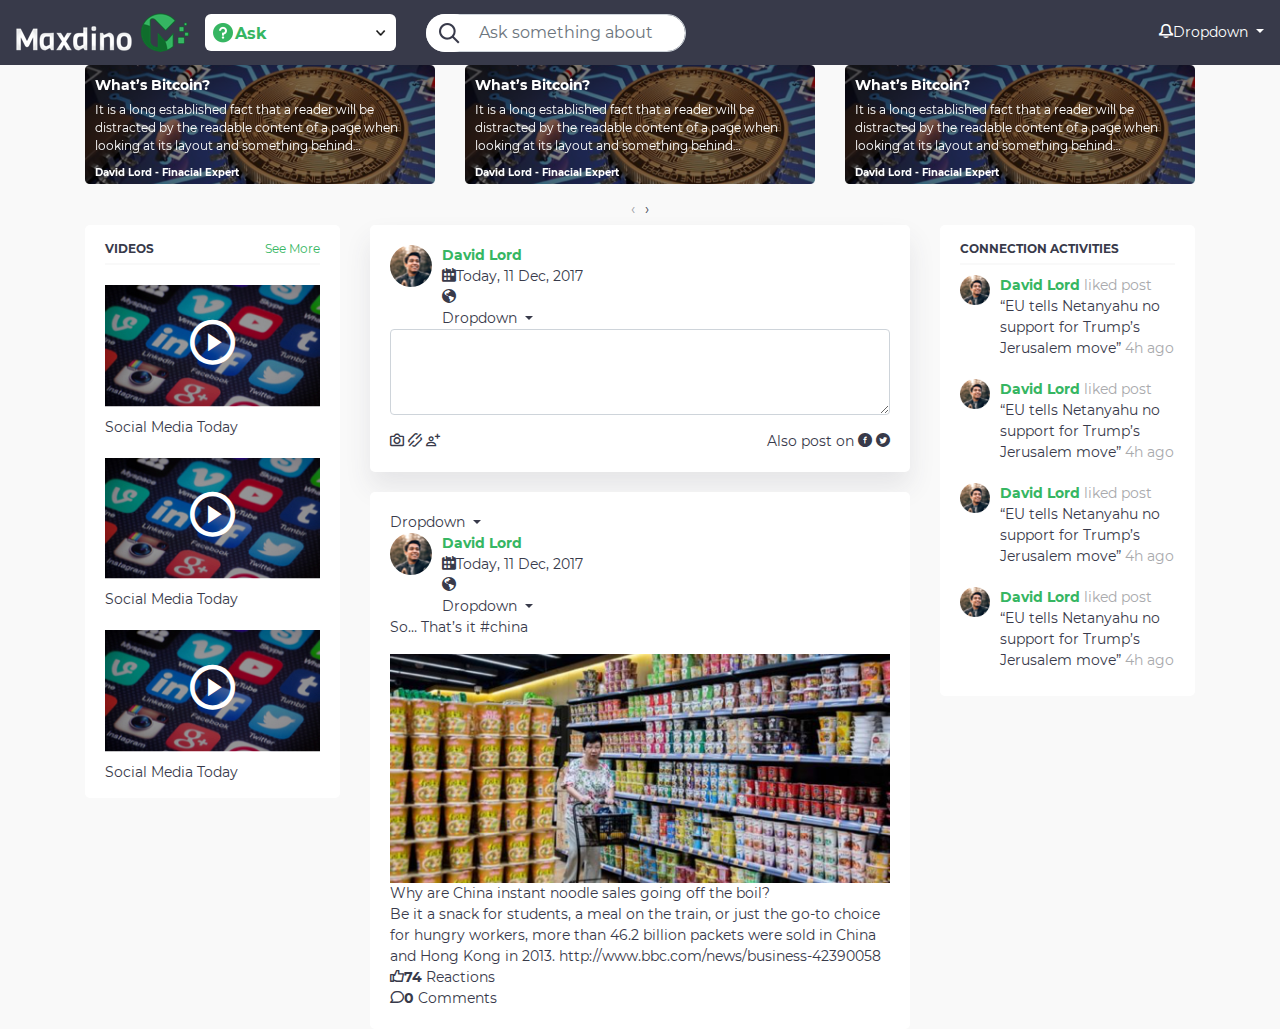
<file: maxdino_2/maxdino/src/index.html>
<!doctype html>
<html lang="en">
  <head>
    <meta charset="utf-8">
    <meta http-equiv="X-UA-Compatible" content="IE=edge">
    <meta name="viewport" content="width=device-width, initial-scale=1">
    <!-- The above 3 meta tags *must* come first in the head; any other head content must come *after* these tags -->
    <meta name="description" content="">
    <meta name="author" content="">
    <title>Maxdino</title>

    <!-- Bootstrap core CSS -->
    <link rel="stylesheet" href="https://stackpath.bootstrapcdn.com/bootstrap/4.3.1/css/bootstrap.min.css" integrity="sha384-ggOyR0iXCbMQv3Xipma34MD+dH/1fQ784/j6cY/iJTQUOhcWr7x9JvoRxT2MZw1T" crossorigin="anonymous">
    <link rel="stylesheet" href="assets/css/owl.carousel.min.css">
    <link rel="stylesheet" href="assets/css/owl.theme.default.min.css">
    <link rel="stylesheet" type="text/css" href="assets/css/fonts.css" />
    <link rel="stylesheet/less" type="text/css" href="assets/less/styles.less" />

    <!-- HTML5 shim and Respond.js for IE8 support of HTML5 elements and media queries -->
    <!--[if lt IE 9]>
      <script src="https://oss.maxcdn.com/html5shiv/3.7.3/html5shiv.min.js"></script>
      <script src="https://oss.maxcdn.com/respond/1.4.2/respond.min.js"></script>
    <![endif]-->
  </head>

  <body>
  	<nav class="navbar navbar-expand-sm navbar-maxdino">
		  <a class="navbar-brand" href="#"><img src="assets/images/logo.png" alt="logo"/></a>
		  <button class="navbar-toggler" type="button" data-toggle="collapse" data-target="#navbarSupportedContent" aria-controls="navbarSupportedContent" aria-expanded="false" aria-label="Toggle navigation">
		    <span class="navbar-toggler-icon"></span>
		  </button>

		  <div class="collapse navbar-collapse" id="navbarSupportedContent">
		    <ul class="navbar-nav mr-auto">
		      <li class="nav-item dropdown">
           
              
          
		        <a class="nav-link dropdown-toggle dropdown-toggle-search" href="#" id="navbarDropdown" role="button" data-toggle="dropdown" aria-haspopup="true" aria-expanded="false">
              <div class="dropdown-search-icon">
                <img src="assets/images/question-mark-icon.png"/>
              </div>
              <span class="dropdown-ask-icon">
                Ask
              </span>
		          <div class="dropdown-arrow-down-icon">
                <img src="assets/images/arrow-down-icon.png" alt="#"/>
              </div>
		        </a>
		        <div class="dropdown-menu" aria-labelledby="navbarDropdown">
		          <a class="dropdown-item" href="#">Action</a>
		          <a class="dropdown-item" href="#">Another action</a>
		          <div class="dropdown-divider"></div>
		          <a class="dropdown-item" href="#">Something else here</a>
		        </div>
		      </li>
			    <form class="form-inline my-2 my-lg-0">
            <button class="btn my-2 my-sm-0" type="submit">
            
                <img src="assets/images/search-icon.png" alt="#"/>
              
            </button>
			      <input class="form-control mr-sm-2" type="search" placeholder="Ask something about Finance" aria-label="Search">
			      
			    </form>
		    </ul>
		    <ul class="navbar-nav">
		    	<li class="nav-item">
		    		<a href="#"><span class="icon-noti"></span></a>
		    	</li>
		    	<li class="nav-item dropdown">
	          <a href="#" class="dropdown-toggle" data-toggle="dropdown" role="button" aria-haspopup="true" aria-expanded="false">Dropdown <span class="caret"></span></a>
	          <ul class="dropdown-menu">
	            <li><a href="#">Action</a></li>
	            <li><a href="#">Another action</a></li>
	          </ul>
	        </li>
		    </ul>
		  </div>
		</nav>
    <div class="section section-news">
      <div class="container">
        <div class="list-item-news">
          <div class="owl-carousel owl-theme">
            <div class="item-news">
              <div class="item-news-img">
                <img src="assets/images/slide-item-1.png">
              </div>
              <div class="item-news-content">
                <div class="item-news-title">What’s Bitcoin?</div>
                <div class="item-news-detail">It is a long established fact that a reader will be distracted by the readable content of a page when looking at its layout and something behind…</div>
                <div class="item-news-name">David Lord - Finacial Expert</div>
              </div>
            </div>
            <div class="item-news">
              <div class="item-news-img">
                <img src="assets/images/slide-item-1.png">
              </div>
              <div class="item-news-content">
                <div class="item-news-title">What’s Bitcoin?</div>
                <div class="item-news-detail">It is a long established fact that a reader will be distracted by the readable content of a page when looking at its layout and something behind…</div>
                <div class="item-news-name">David Lord - Finacial Expert</div>
              </div>
            </div>
            <div class="item-news">
              <div class="item-news-img">
                <img src="assets/images/slide-item-1.png">
              </div>
              <div class="item-news-content">
                <div class="item-news-title">What’s Bitcoin?</div>
                <div class="item-news-detail">It is a long established fact that a reader will be distracted by the readable content of a page when looking at its layout and something behind…</div>
                <div class="item-news-name">David Lord - Finacial Expert</div>
              </div>
            </div>
            <div class="item-news">
              <div class="item-news-img">
                <img src="assets/images/slide-item-1.png">
              </div>
              <div class="item-news-content">
                <div class="item-news-title">What’s Bitcoin?</div>
                <div class="item-news-detail">It is a long established fact that a reader will be distracted by the readable content of a page when looking at its layout and something behind…</div>
                <div class="item-news-name">David Lord - Finacial Expert</div>
              </div>
            </div>
          </div>
        </div>
      </div>
    </div>
    
    <div class="container">
      <div class="row">
        <div class="col-sm-3">
          <div class="section section-video">
            <div class="section-title">
              <b>Videos</b>
              <a href="#">See More</a>
            </div>
            <div class="list-item-video">
              <div class="item-video">
                <div class="item-video-img">
                  <img src="assets/images/video-thumb.jpg" alt="video">
                  <a href="#"><span class="icon-icon"></span></a>
                </div>
                <div class="item-video-title">Social Media Today</div>
              </div>
              <div class="item-video">
                <div class="item-video-img">
                  <img src="assets/images/video-thumb.jpg" alt="video">
                  <a href="#"><span class="icon-icon"></span></a>
                </div>
                <div class="item-video-title">Social Media Today</div>
              </div>
              <div class="item-video">
                <div class="item-video-img">
                  <img src="assets/images/video-thumb.jpg" alt="video">
                  <a href="#"><span class="icon-icon"></span></a>
                </div>
                <div class="item-video-title">Social Media Today</div>
              </div>
            </div>
          </div>
        </div>
        <div class="col-sm-6">
          <div class="section section-post">
            <div class="head-post">
              <div class="avatar-user"><img src="assets/images/avatar-male.png" alt="avatar"></div>
              <div class="head-post-content">
                <div class="head-post-name-user">David Lord</div>
                <div class="head-post-story-subtitle">
                  <div class="date"><span class="icon-calendar"></span>Today, 11 Dec, 2017</div>
                  <div class="public">
                    <span class="icon-public"></span>
                    <div class="dropdown">
                      <a href="#" class="dropdown-toggle" data-toggle="dropdown" role="button" aria-haspopup="true" aria-expanded="false">Dropdown <span class="caret"></span></a>
                      <ul class="dropdown-menu">
                        <li><a href="#">Action</a></li>
                        <li><a href="#">Another action</a></li>
                      </ul>
                    </div>
                  </div>
                </div>
              </div>
            </div>
            <div class="content-post">
              <div class="form-group">
                <textarea class="form-control" rows="3"></textarea>
              </div>
            </div>
            <div class="footer-post">
              <div class="row">
                <div class="col-6">
                  <a href="#"><span class="icon-camera"></span></a>
                  <a href="#"><span class="icon-link"></span></a>
                  <a href="#"><span class="icon-add"></span></a>
                </div>
                <div class="col-6">
                  <div class="text-right">
                    Also post on
                    <span class="icon-icon-facebook"></span>
                    <span class="icon-icon-twitter"></span>
                  </div>
                </div>
              </div>
            </div>
          </div>
          <div class="section section-post feed">
            <div class="item-feed">
              <div class="dropdown">
                <a href="#" class="dropdown-toggle" data-toggle="dropdown" role="button" aria-haspopup="true" aria-expanded="false">Dropdown <span class="caret"></span></a>
                <ul class="dropdown-menu">
                  <li><a href="#">Action</a></li>
                  <li><a href="#">Another action</a></li>
                </ul>
              </div>
              <div class="head-post">
                <div class="avatar-user"><img src="assets/images/avatar-male.png" alt="avatar"></div>
                <div class="head-post-content">
                  <div class="head-post-name-user">David Lord</div>
                  <div class="head-post-story-subtitle">
                    <div class="date"><span class="icon-calendar"></span>Today, 11 Dec, 2017</div>
                    <div class="public">
                      <span class="icon-public"></span>
                      <div class="dropdown">
                        <a href="#" class="dropdown-toggle" data-toggle="dropdown" role="button" aria-haspopup="true" aria-expanded="false">Dropdown <span class="caret"></span></a>
                        <ul class="dropdown-menu">
                          <li><a href="#">Action</a></li>
                          <li><a href="#">Another action</a></li>
                        </ul>
                      </div>
                    </div>
                  </div>
                </div>
              </div>
              <div class="content-post">
                <p class="feed-text">So… That’s it <a href="#">#china</a></p>
                <div class="post-feed">
                  <div class="post-feed-img">
                    <img src="assets/images/img-news.png" alt="feed">
                  </div>
                  <div class="post-feed-content">
                    <div class="post-feed-title">Why are China instant noodle sales going off the boil?</div>
                    <div class="post-feed-detail">Be it a snack for students, a meal on the train, or just the go-to choice for hungry workers, more than 46.2 billion packets were sold in China and Hong Kong in 2013.
                      <a href="#">http://www.bbc.com/news/business-42390058</a>
                    </div>
                  </div>
                </div>
              </div>
              <div class="footer-post">
                <div class="ratting"><span class="icon-like"></span><b>74</b> Reactions</div>
                <div class="ratting"><span class="icon-comment"></span><b>0</b> Comments</div>
              </div>
            </div>
          </div>
        </div>
        <div class="col-sm-3">
          <div class="section section-connection">
            <div class="section-title">
              <b>CONNECTION ACTIVITIES</b>
            </div>
            <div class="list-item-connection">
              <div class="item-connection">
                <div class="item-connection-img">
                  <img src="assets/images/avatar-male.png" alt="avatar">
                </div>
                <div class="item-connection-content">
                  <b class="user-name">David Lord</b>
                  <span>liked post</span>
                  <span class="text">“EU tells Netanyahu no support for Trump’s Jerusalem move”</span>
                  <span>4h ago</span>
                </div>
              </div>
              <div class="item-connection">
                <div class="item-connection-img">
                  <img src="assets/images/avatar-male.png" alt="avatar">
                </div>
                <div class="item-connection-content">
                  <b class="user-name">David Lord</b>
                  <span>liked post</span>
                  <span class="text">“EU tells Netanyahu no support for Trump’s Jerusalem move”</span>
                  <span>4h ago</span>
                </div>
              </div>
              <div class="item-connection">
                <div class="item-connection-img">
                  <img src="assets/images/avatar-male.png" alt="avatar">
                </div>
                <div class="item-connection-content">
                  <b class="user-name">David Lord</b>
                  <span>liked post</span>
                  <span class="text">“EU tells Netanyahu no support for Trump’s Jerusalem move”</span>
                  <span>4h ago</span>
                </div>
              </div>
              <div class="item-connection">
                <div class="item-connection-img">
                  <img src="assets/images/avatar-male.png" alt="avatar">
                </div>
                <div class="item-connection-content">
                  <b class="user-name">David Lord</b>
                  <span>liked post</span>
                  <span class="text">“EU tells Netanyahu no support for Trump’s Jerusalem move”</span>
                  <span>4h ago</span>
                </div>
              </div>
            </div>
          </div>
        </div>
      </div>
    </div>

    <!-- Bootstrap core JavaScript
    ================================================== -->
    <!-- Placed at the end of the document so the pages load faster -->
    <script src="https://code.jquery.com/jquery-3.3.1.slim.min.js" integrity="sha384-q8i/X+965DzO0rT7abK41JStQIAqVgRVzpbzo5smXKp4YfRvH+8abtTE1Pi6jizo" crossorigin="anonymous"></script>
	<script src="https://cdnjs.cloudflare.com/ajax/libs/popper.js/1.14.7/umd/popper.min.js" integrity="sha384-UO2eT0CpHqdSJQ6hJty5KVphtPhzWj9WO1clHTMGa3JDZwrnQq4sF86dIHNDz0W1" crossorigin="anonymous"></script>
	<script src="https://stackpath.bootstrapcdn.com/bootstrap/4.3.1/js/bootstrap.min.js" integrity="sha384-JjSmVgyd0p3pXB1rRibZUAYoIIy6OrQ6VrjIEaFf/nJGzIxFDsf4x0xIM+B07jRM" crossorigin="anonymous"></script>
    <!-- IE10 viewport hack for Surface/desktop Windows 8 bug -->
    <script src="assets/js/ie10-viewport-bug-workaround.js"></script>
    <script src="assets/js/less.min.js"></script>
    <script src="https://owlcarousel2.github.io/OwlCarousel2/assets/vendors/jquery.min.js"></script>
    <script src="assets/js/owl.carousel.min.js"></script>
    <script src="assets/js/custom.js"></script>
  </body>
</html>
</file>
<file: maxdino_2/maxdino/src/assets/css/fonts.css>
@font-face {
    font-family: "Montserrat";
    font-weight: normal;
    font-style: normal;
    src: url('../fonts/montserrat-regular/montserrat-regular.eot');
    src: local('Montserrat Regular'), local('Montserrat Regular'),
       url('../fonts/montserrat-regular/montserrat-regular.eot?#iefix') format('embedded-opentype'), 
       url('../fonts/montserrat-regular/montserrat-regular.woff2') format('woff2'),
       url('../fonts/montserrat-regular/montserrat-regular.woff') format('woff'), 
       url('../fonts/montserrat-regular/montserrat-regular.ttf') format('truetype'),
       url('../fonts/montserrat-regular/montserrat-regular.svg#Montserrat') format('svg');
}
@font-face {
    font-family: "Montserrat";
    font-weight: bold;
    font-style: normal;
    src: url('../fonts/montserrat-bold/montserrat-bold.eot');
    src: local('Montserrat Bold'), local('Montserrat Bold'),
       url('../fonts/montserrat-bold/montserrat-bold.eot?#iefix') format('embedded-opentype'), 
       url('../fonts/montserrat-bold/montserrat-bold.woff2') format('woff2'),
       url('../fonts/montserrat-bold/montserrat-bold.woff') format('woff'), 
       url('../fonts/montserrat-bold/montserrat-bold.ttf') format('truetype'),
       url('../fonts/montserrat-bold/montserrat-bold.svg#Montserrat') format('svg');
}
@font-face {
  font-family: 'maxdino-icon';
  src:  url('../fonts/maxdino-icon/maxdino-icon.eot?rr90bx');
  src:  url('../fonts/maxdino-icon/maxdino-icon.eot?rr90bx#iefix') format('embedded-opentype'),
    url('../fonts/maxdino-icon/maxdino-icon.ttf?rr90bx') format('truetype'),
    url('../fonts/maxdino-icon/maxdino-icon.woff?rr90bx') format('woff'),
    url('../fonts/maxdino-icon/maxdino-icon.svg?rr90bx#maxdino-icon') format('svg');
  font-weight: normal;
  font-style: normal;
}

[class^="icon-"], [class*=" icon-"] {
  /* use !important to prevent issues with browser extensions that change fonts */
  font-family: 'maxdino-icon' !important;
  speak: none;
  font-style: normal;
  font-weight: normal;
  font-variant: normal;
  text-transform: none;
  line-height: 1;

  /* Better Font Rendering =========== */
  -webkit-font-smoothing: antialiased;
  -moz-osx-font-smoothing: grayscale;
}

.icon-public:before {
  content: "\e910";
}
.icon-add:before {
  content: "\e900";
}
.icon-arrow-down:before {
  content: "\e901";
}
.icon-arrow-left:before {
  content: "\e902";
}
.icon-arrow-right:before {
  content: "\e903";
}
.icon-calendar:before {
  content: "\e904";
}
.icon-camera:before {
  content: "\e905";
}
.icon-comment:before {
  content: "\e906";
}
.icon-icon:before {
  content: "\e907";
}
.icon-icon-facebook:before {
  content: "\e908";
}
.icon-icon-twitter:before {
  content: "\e909";
}
.icon-like:before {
  content: "\e90a";
}
.icon-link:before {
  content: "\e90b";
}
.icon-more:before {
  content: "\e90c";
}
.icon-noti:before {
  content: "\e90d";
}
.icon-question-circle:before {
  content: "\e90e";
}
.icon-search:before {
  content: "\e90f";
}
</file>
